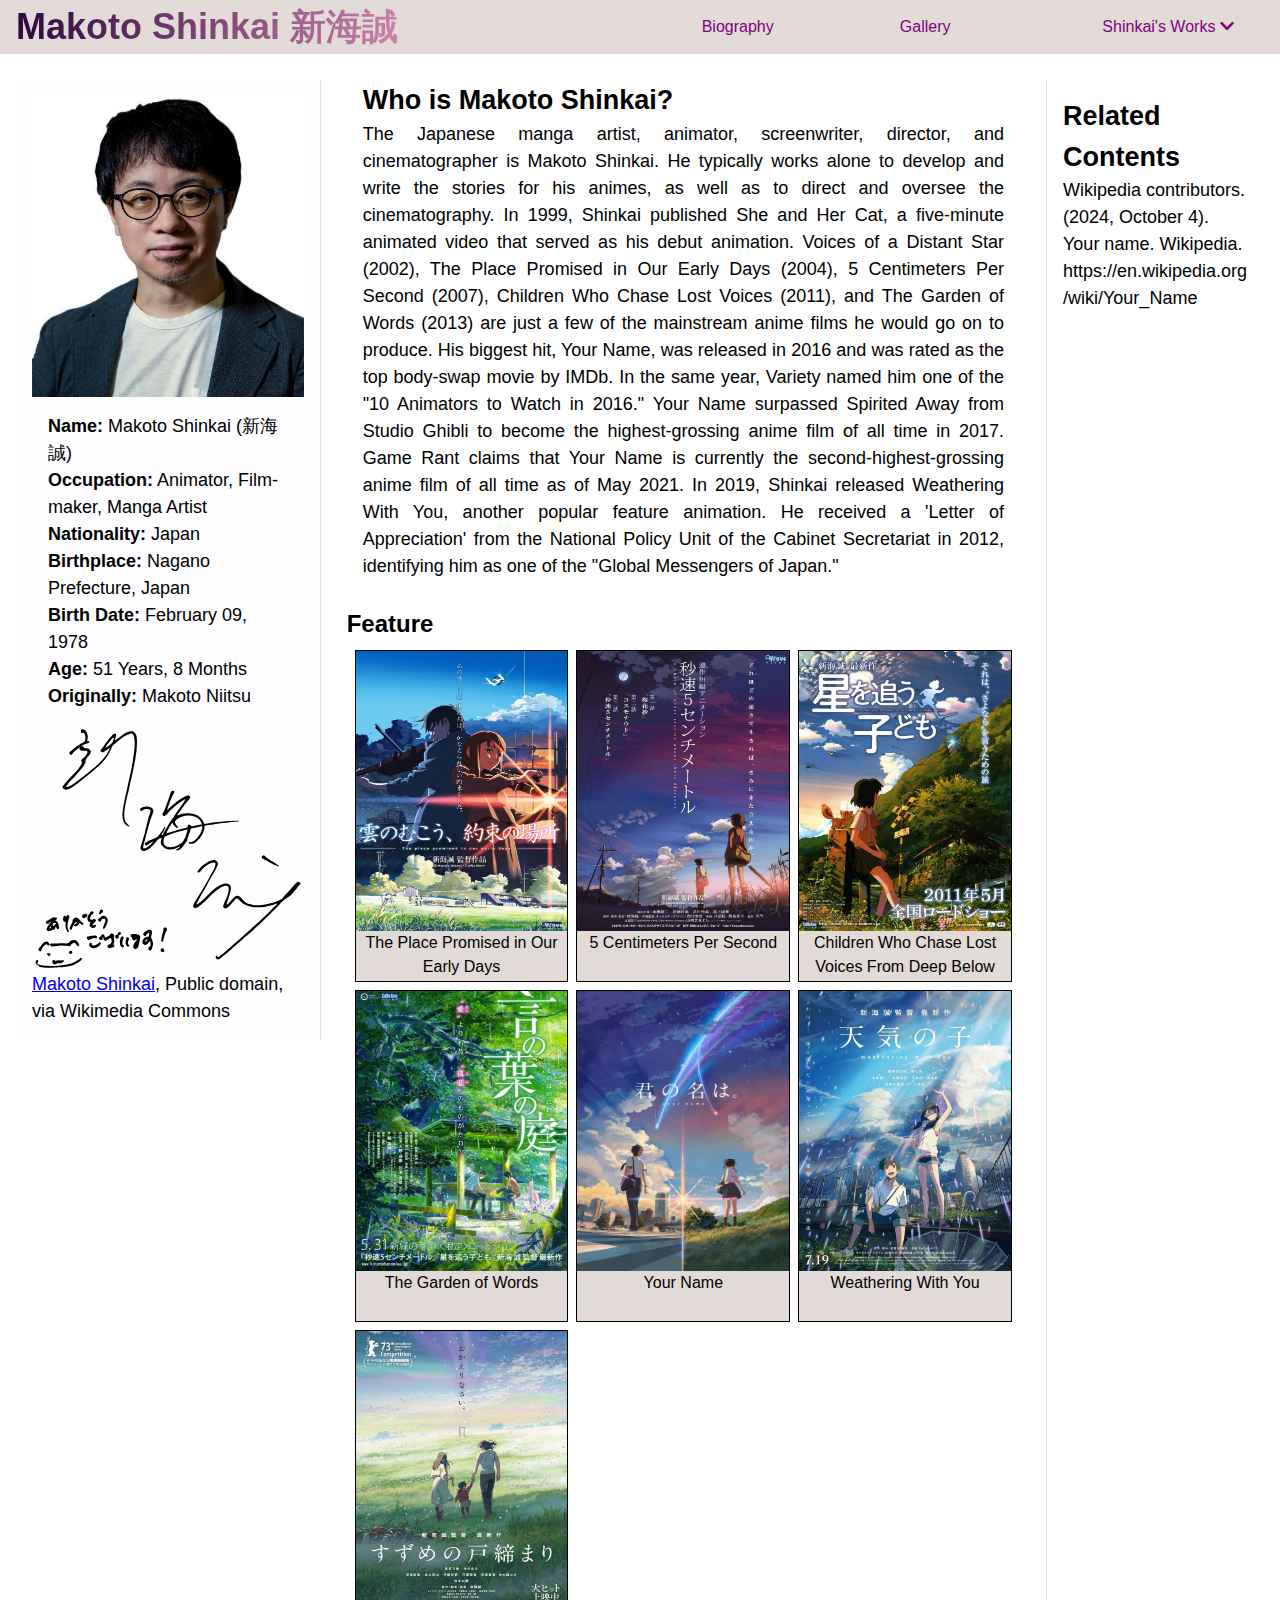
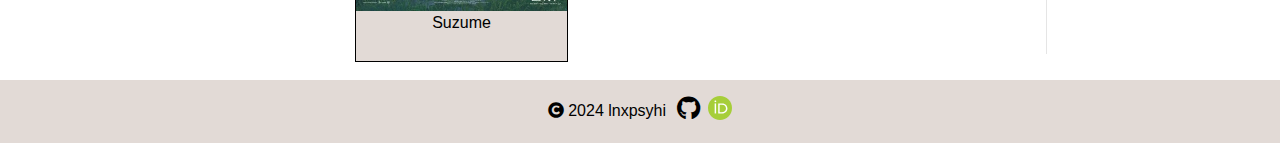
<file: index.html>
<!DOCTYPE html>
<html lang="en">

<head>
  <meta charset="UTF-8" />
  <meta name="viewport" content="width=device-width, initial-scale=1.0" />
  <link rel="icon" type="image/png" sizes="16x16" href="assets/favicons/favicon-16x16.png">
  <meta name="msapplication-TileColor" content="#ffffff">
  <meta name="theme-color" content="#ffffff">
  <title>MS</title>
  <link rel="stylesheet" href="styles/style.css" />
  <link rel="stylesheet" href="assets/icons/css/all.min.css" />
</head>

<body class="dark-theme light-theme">
  <header>
    <span id="title">
      <h2>Makoto Shinkai 新海誠</h2>
    </span>
    <nav>
      <input id="nav-btn" type="checkbox" />
      <label for="nav-btn">
        <div class="toggle" role="button">
          <span class="top-line common"></span>
          <span class="mid-line common"></span>
          <span class="bottom-line common"></span>
        </div>
      </label>
      <ul class="nav-link reset-list">
        <li><a href="pages/Biography.html">Biography</a></li>
        <li><a href="pages/Gallery.html">Gallery</a></li>
        <li>
          <input id="dropdown-btn" type="checkbox" />
          <label for="dropdown-btn">
            Shinkai's Works
          </label>
          <i class="fas fa-chevron-down"></i>
          <div class="dropdown">
            <ul class="dropdown-menu">
              <li><a href="pages/The_Place_Promised_in_Our_Early_Days.html">The Place Promised in Our Early Days</a>
              </li>
              <li><a href="pages/5_Centimeters_Per_Second.html">5 Centimeters Per Second</a></li>
              <li><a href="pages/Children_Who_Chase_Lost_Voices_From_Deep_Below.html">Children Who Chase Lost Voices
                  From Deep Below</a></li>
              <li><a href="pages/The_Garden_of_Words.html">The Garden of Words</a></li>
              <li><a href="pages/Your_Name.html">Your Name</a></li>
              <li><a href="pages/Weathering_With_You.html">Weathering With You</a></li>
              <li><a href="pages/Suzume.html">Suzume</a></li>
            </ul>
          </div>
        </li>
      </ul>
    </nav>

  </header>
  <section id="fact-info">
    <figure>
      <img src="assets/images/makoto-shinkai.jpg" alt="Makoto Shinkai" />
      <figcaption></figcaption>
    </figure>
    <ul>
      <li>
        <strong>Name:</strong>
        <span>Makoto Shinkai (新海誠)</span>
      </li>
      <li>
        <strong>Occupation:</strong>
        <span>Animator, Film-maker, Manga Artist</span>
      </li>
      <li>
        <strong>Nationality:</strong>
        <span>Japan</span>
      </li>
      <li>
        <strong>Birthplace:</strong>
        <span>Nagano Prefecture, Japan</span>
      </li>
      <li>
        <strong>Birth Date:</strong>
        <span>February 09, 1978</span>
      </li>
      <li>
        <strong>Age:</strong>
        <span>51 Years, 8 Months</span>
      </li>
      <li>
        <strong>Originally:</strong>
        <span>Makoto Niitsu</span>
      </li>
    </ul>
    <span class="ms-signature">
      <img src="assets/images/Signature_of_Makoto_Shinkai.svg" alt="" />
      <a href="https://commons.wikimedia.org/wiki/File:Signature_of_Makoto_Shinkai.svg">Makoto Shinkai</a>, Public
      domain, via Wikimedia Commons
    </span>
  </section>
  <main>
    <h2>Who is Makoto Shinkai?</h2>
    <p>
      <span>The Japanese manga artist, animator, screenwriter, director, and cinematographer is Makoto Shinkai. He
        typically
        works alone to develop and write the stories for his animes, as well as to direct and oversee the
        cinematography.


        In 1999, Shinkai published She and Her Cat, a five-minute animated video that served as his debut animation.
        Voices of a Distant Star (2002), The Place Promised in Our Early Days (2004), 5 Centimeters Per Second (2007),
        Children Who Chase Lost Voices (2011), and The Garden of Words (2013) are just a few of the mainstream anime
        films
        he would go on to produce.

        His biggest hit, Your Name, was released in 2016 and was rated as the top body-swap movie by IMDb. In the same
        year, Variety named him one of the "10 Animators to Watch in 2016." Your Name surpassed Spirited Away from
        Studio
        Ghibli to become the highest-grossing anime film of all time in 2017. Game Rant claims that Your Name is
        currently
        the second-highest-grossing anime film of all time as of May 2021. In 2019, Shinkai released Weathering With
        You,
        another popular feature animation.

        He received a 'Letter of Appreciation' from the National Policy Unit of the Cabinet Secretariat in 2012,
        identifying him as one of the "Global Messengers of Japan."
      </span>
    </p>
  </main>
  <aside>
    <h2>Related Contents</h2>
    <p>Wikipedia contributors. (2024, October 4). Your name. Wikipedia. https://en.wikipedia.org/wiki/Your_Name</p>
  </aside>
  <section id="feature">
    <h2 style="color: var(--dark-theme-color);">Feature</h2>
    <ul class="works">
      <li>
        <div class="wrapper">
          <a href="pages/The_Place_Promised_in_Our_Early_Days.html"><img
              src="assets/images/webp/The Place Promised in our early Days.webp" alt=""></a>
        </div>
        <div class="description">
          <p>The Place Promised in Our Early Days</p>
        </div>

      </li>
      <li>
        <div class="wrapper">
          <a href="pages/5_Centimeters_Per_Second.html"><img src="assets/images/webp/5 Centimeters Per Second.webp"
              alt=""></a>
        </div>
        <div class="description">
          <p>5 Centimeters Per Second</p>
        </div>

      </li>
      <li>
        <div class="wrapper">
          <a href="pages/Children_Who_Chase_Lost_Voices_From_Deep_Below.html"><img
              src="assets/images/webp/Children Who Chase Lost Voices From Deep Below.webp" alt=""></a>
        </div>
        <div class="description">
          <p>Children Who Chase Lost Voices From Deep Below</p>
        </div>

      </li>
      <li>
        <div class="wrapper">
          <a href="pages/The_Garden_of_Words.html"><img src="assets/images/webp/The Garden of Words.webp" alt=""></a>
        </div>
        <div class="description">
          <p>The Garden of Words</p>
        </div>

      </li>
      <li>
        <div class="wrapper">
          <a href="pages/Your_Name.html"><img src="assets/images/webp/Kimi-no-Na-wa.-Visual.webp" alt=""></a>
        </div>
        <div class="description">
          <p>Your Name</p>
        </div>

      </li>
      <li>
        <div class="wrapper">
          <a href="pages/Weathering_With_You.html"><img src="assets/images/webp/Weathering With You.webp" alt=""></a>
        </div>
        <div class="description">
          <p>Weathering With You</p>
        </div>
      </li>
      <li>
        <div class="wrapper">
          <a href="pages/Suzume.html"><img src="assets/images/webp/Suzume.webp" alt=""></a>
        </div>
        <div class="description">
          <p>Suzume</p>
        </div>
      </li>
    </ul>
  </section>
  <footer>
    <span>
      <i class="fas fa-copyright"></i>
      2024 lnxpsyhi
    </span>
    <div id="platforms">
      <span>
        <a href="https://github.com/lnxpsyhi" target="_blank"><i class="fab fa-github" style="font-size: 24px;"></i></a>
      </span>
      <span>
        <a href="https://orcid.org/0009-0004-3807-423X" target="_blank">
          <img src="assets/images/ORCID Logomark Vector.svg" alt="ORCID" width="24" height="24"
            style="display: inline-block;" />
        </a>
      </span>
    </div>
  </footer>
</body>

</html>
</file>
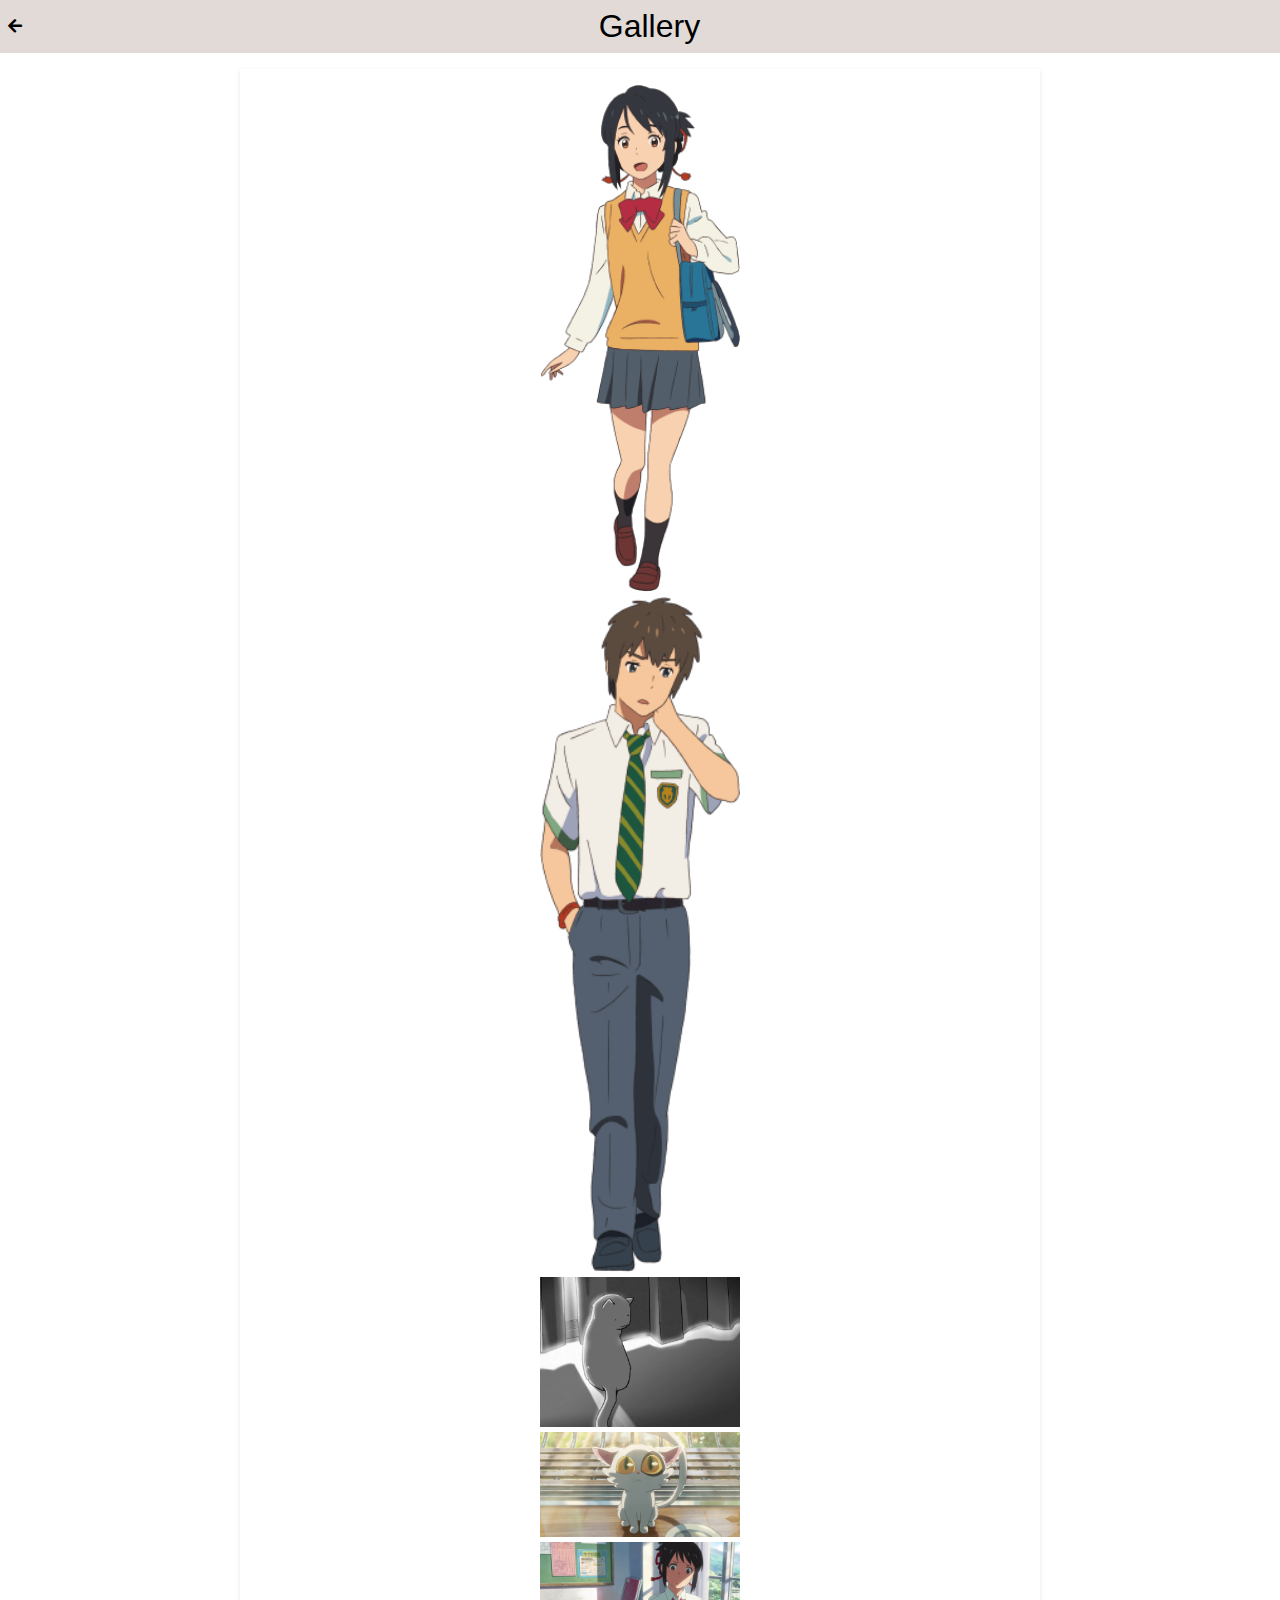
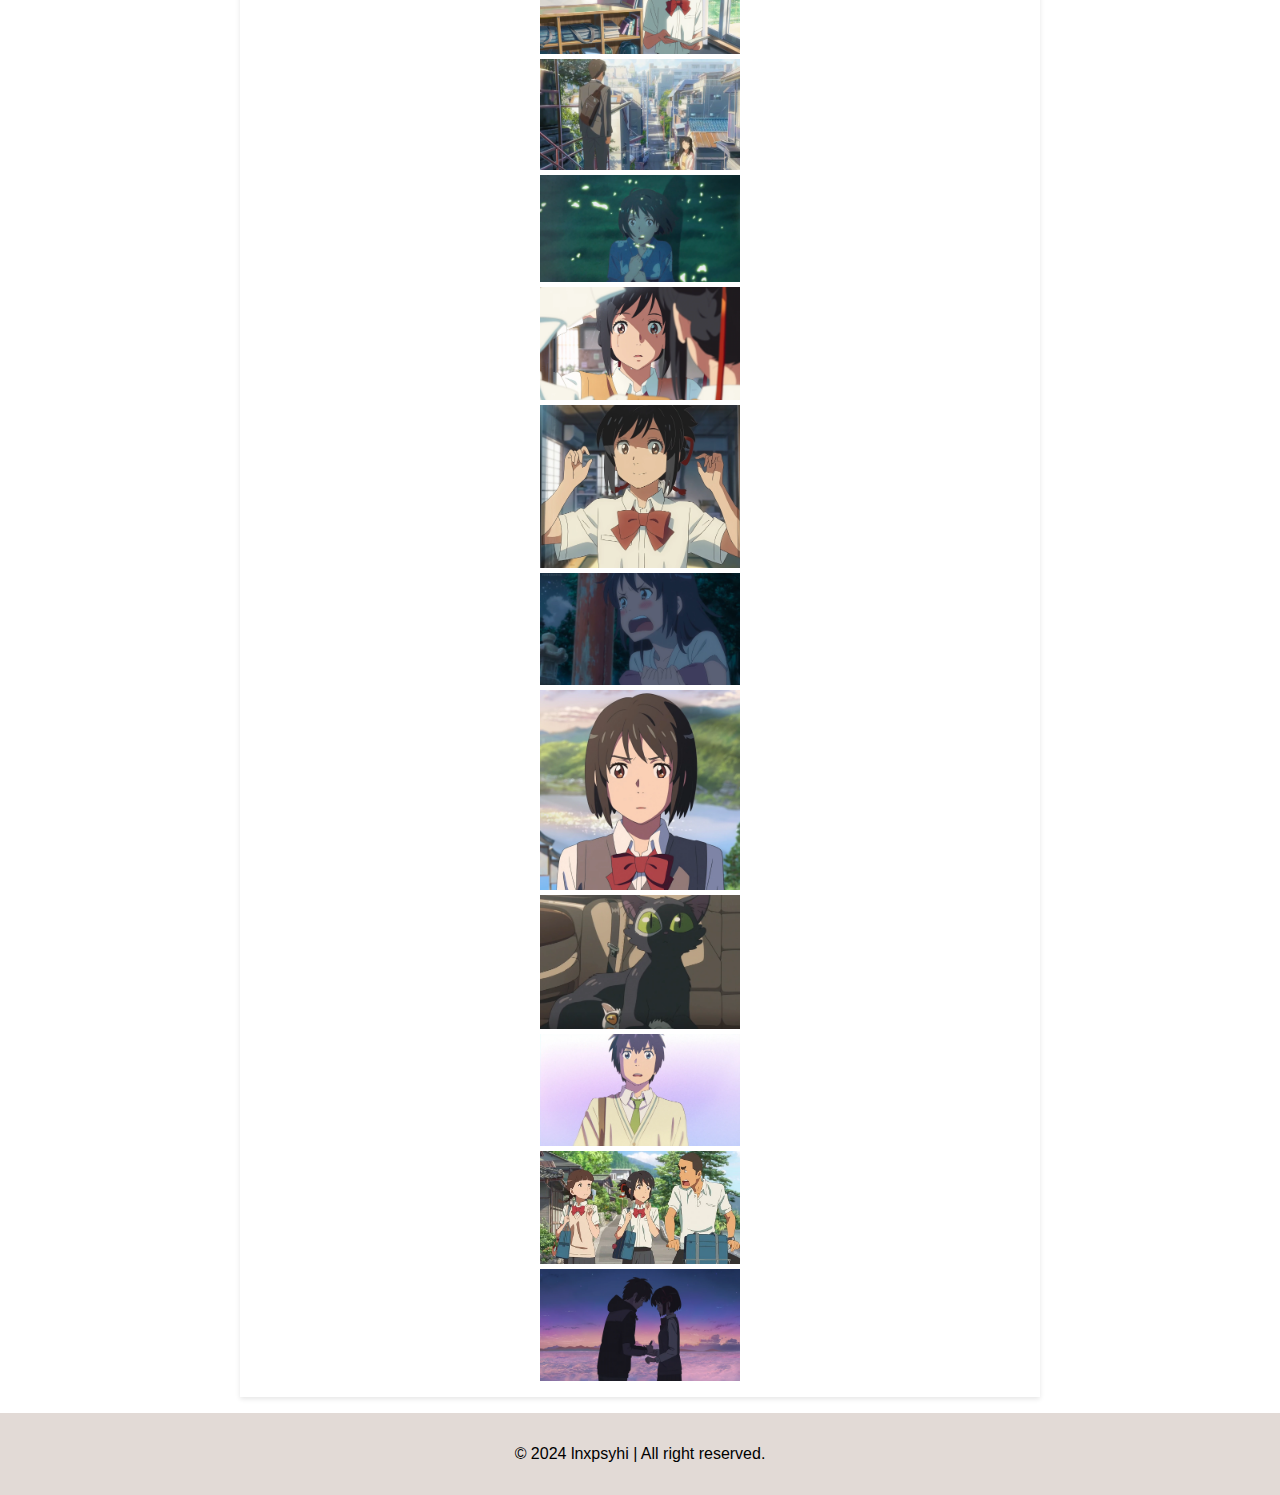
<file: pages/Gallery.html>
<!DOCTYPE html>
<html lang="en">

<head>
    <meta charset="UTF-8" />
    <meta name="viewport" content="width=device-width, initial-scale=1.0" />
    <link rel="icon" type="image/png" sizes="16x16" href="/assets/favicons/favicon-16x16.png" />
    <meta name="msapplication-TileColor" content="#ffffff" />
    <meta name="theme-color" content="#ffffff" />
    <title>MS</title>
    <link rel="stylesheet" href="/assets/icons/css/all.min.css" />
    <link rel="stylesheet" href="/styles/works.css">
    <link rel="stylesheet" href="/styles/gallery.css">
</head>

<body>
    <header>
        <span id="back-btn">
            <a href="/index.html"><i class="fas fa-arrow-left" title="back"></i></a>
        </span>
        <span id="title">Gallery</span>
    </header>
    <main>
        <div class="wrapper">
            <img src="/assets/images/gallery_images/Chara_mitsuha_vsl.webp" alt="">
            <img src="/assets/images/gallery_images/Chara_taki_vsl.webp" alt="">
            <img src="/assets/images/gallery_images/Chobi.webp" alt="">
            <img src="/assets/images/gallery_images/Daijin.webp" alt="">
            <img src="/assets/images/gallery_images/Mitsuha-2013.webp" alt="">
            <img src="/assets/images/gallery_images/Mitsuha_and_Taki_reunites.webp" alt="">
            <img src="/assets/images/gallery_images/Mitsuha_comet.webp" alt="">
            <img src="/assets/images/gallery_images/Mitsuha_crying.webp" alt="">
            <img src="/assets/images/gallery_images/Mitsuha_Miyamizu_13.webp" alt="">
            <img src="/assets/images/gallery_images/Mitsuha_screaming.webp" alt="">
            <img src="/assets/images/gallery_images/Mitsuha_with_short_hair.webp" alt="">
            <img src="/assets/images/gallery_images/Sadaijin.webp" alt="">
            <img src="/assets/images/gallery_images/Taki-2013.webp" alt="">
            <img src="/assets/images/gallery_images/Trio.webp" alt="">
            <img src="/assets/images/gallery_images/Writing.webp" alt="">
        </div>
    </main>
    <footer>
        <p>&copy; 2024 lnxpsyhi | All right reserved.</p>
    </footer>
</body>

</html>
</file>
<file: styles/style.css>
@charset "UTF-8";
@import url(fonts.css);

*,
*::before,
*::after {
    box-sizing: border-box;
}

* {
    margin: 0;
    padding: 0;
}

body {
    line-height: 1.5;
    -webkit-font-smoothing: antialiased;
}

img,
picture,
video,
canvas,
svg {
    display: block;
    max-width: 100%;
}

input,
button,
textarea,
select {
    font: inherit;
}

p,
h1,
h2,
h3,
h4,
h5,
h6 {
    overflow-wrap: break-word;
}

:root {
    --header-bg: #E2DAD6;
    --body-bg: #fff;
    --footer-bg: #E2DAD6;
    --dark-theme-color: #000;
    --nav-anchor-color: purple;
    --anchor-hover-color: #fff;
    --nav-btn-color: purple;
    --nav-btn-bg: #fff;
    --dropdown-menu-bg: purple;
    --dropdown-menu-color: #fff;
}

body {
    display: grid;
    grid-template-areas:
        "nav nav nav"
        "fact fact fact"
        "main main main"
        "feature feature feature"
        "aside aside aside"
        "footer footer footer";
    font-family: 'Segoe UI', Tahoma, Geneva, Verdana, sans-serif;
    background-color: var(--body-bg);
    gap: 10px;
}

header {
    grid-area: nav;
    background-color: var(--header-bg);
    display: grid;
    grid-template-areas: "navigation title";
    grid-template-columns: max-content auto;
    align-items: center;
    position: sticky;
    top: 0;
    z-index: 1;
}

#title {
    font-size: 14px;
    grid-area: title;
    padding: 0 1rem;
    display: flex;
    justify-content: center;
    align-items: center;
}

#title>h2 {
    background: linear-gradient(to right, #2E073F, #CB80AB);
    background-clip: text;
    color: transparent;
}

nav {
    position: relative;
    grid-area: navigation;
}

.toggle {
    position: relative;
    height: 30px;
    width: 30px;
    z-index: 2;
    cursor: pointer;
    border-radius: 2px;
    margin: 1.5rem;
}

.toggle .common {
    position: absolute;
    height: 2px;
    width: 20px;
    background-color: var(--nav-btn-color);
    transition: .2s ease;
}

.toggle .top-line {
    top: 30%;
    left: 50%;
    transform: translate(-50%, -50%);
}

.toggle .mid-line {
    top: 50%;
    left: 50%;
    transform: translate(-50%, -50%);
}

.toggle .bottom-line {
    top: 70%;
    left: 50%;
    transform: translate(-50%, -50%);
}

#nav-btn:checked+label>.toggle>.top-line {
    left: 2px;
    top: 14px;
    width: 25px;
    transform: rotate(45deg);
}

#nav-btn {
    display: none;
}

#nav-btn:checked+label>.toggle>.mid-line {
    opacity: 0;
    transform: translateX(20px)
}

#nav-btn:checked+label>.toggle>.bottom-line {
    left: 2px;
    top: 14px;
    width: 25px;
    transform: rotate(-45deg);
}

.nav-link {
    display: flex;
    flex-direction: column;
    list-style-type: none;
    justify-content: flex-start;
    align-items: flex-start;
    text-align: center;
    position: fixed;
    height: 100%;
    width: 100%;
    left: -100%;
    gap: 1rem;
    background: rgba(255, 255, 255, .1);
    -webkit-backdrop-filter: blur(2px);
    backdrop-filter: blur(2px);
    transition: all .2s ease-in-out;
    opacity: 0;
    z-index: 1;
    padding: 0;
}

#nav-btn:checked~.nav-link {
    left: 0;
    opacity: 1;
}

.nav-link li {
    width: 100%;
}

.nav-link>li>a {
    text-wrap: nowrap;
}

.nav-link a:hover {
    color: yellow;
}

#dropdown-btn {
    appearance: none;
}

#dropdown-btn~i.fas.fa-chevron-down {
    transition: transform .1s linear;
}

#dropdown-btn:checked~i.fas.fa-chevron-down {
    transform: translateY(2px);
}

#dropdown-btn+label, label+.fa-chevron-down {
    color: var(--nav-btn-color);
}

#dropdown-btn:checked~.dropdown {
    display: block;
}

.dropdown {
    display: none;
}

.dropdown-menu {
    display: flex;
    flex-direction: column;
    background-color: var(--dropdown-menu-bg);
    list-style-type: none;
}

.dropdown-menu>li>a {
    color: var(--dropdown-menu-color);

}

.nav-link>li>a {
    color: var(--nav-anchor-color);
}

.nav-link a {
    text-decoration: none;
}

header>span.theme>input {
    appearance: none;
}

@media (prefers-color-scheme: dark) {
    .dark-theme {
        --header-bg: #000;
        --body-bg: #2E073F;
        --footer-bg: #000;
        --dark-theme-color: #fff;
        --nav-anchor-color: #fff;
        --anchor-hover-color: yellow;
        --nav-btn-color: #fff;
        --nav-btn-bg: #CB80AB;
        --dropdown-menu-bg: #fff;
        --dropdown-menu-color: purple;
    }
}

#fact-info {
    grid-area: fact;
    display: flex;
    flex-direction: column;
    align-items: center;
    margin: 1rem;
    background: rgba(245, 239, 255, .1);
    color: var(--dark-theme-color);
    border: 1px solid rgba(0, 0, 0, .1);
    padding: 1rem;
    border-radius: 5px;
    max-height: fit-content;
}

#fact-info figure>figcaption {
    text-align: center;
}

#fact-info img {
    width: 100%;
    max-width: 300px;
}

#fact-info ul {
    padding: 1rem;
    list-style-type: none;
    border-top: 1px solid rgba(0, 0, 0, .1);
}

#fact-info>.ms-signature>img {
    width: 100%;
}

main {
    grid-area: main;
    padding: 1rem;
    color: var(--dark-theme-color);
}

main p {
    text-align: justify;
}

#feature {
    grid-area: feature;
}

.works {
    display: grid;
    grid-template-columns: repeat(1, 1fr);
    gap: 1rem;
    list-style-type: none;
    padding: .5rem;
}

.works li {
    display: flex;
    flex-direction: column;
    border: 1px solid;
}

.works li>.wrapper {
    overflow: hidden;
}

.works li>.description {
    background-color: var(--header-bg);
    min-height: 50px;
}

.description p {
    text-align: center;
    color: var(--dark-theme-color);
}

@media (prefers-reduced-motion: no-preference) {
    #feature>.works img {
        width: 100%;
        transition: transform .1s linear;
    }

    #feature>.works li:hover img {
        transform: scale(1.2);
    }
}

aside {
    grid-area: aside;
    padding: 1rem;
    color: var(--dark-theme-color);
}

footer {
    grid-area: footer;
    background-color: var(--footer-bg);
    padding: 1rem;
    display: flex;
    gap: .7rem;
    justify-content: center;
    align-items: center;
    color: var(--dark-theme-color);
}

footer a {
    text-decoration: none;
    color: inherit;
}

#platforms {
    display: flex;
    column-gap: .5rem;
}

@media only screen and (width >=768px) {

    body {
        display: grid;
        grid-template-areas:
            "nav nav nav"
            "fact main aside"
            "fact feature aside"
            "footer footer footer";
        grid-template-columns: 1fr 2fr 250px;
        height: 100vh;
    }

    header {
        grid-template-areas: "title navigation";
        grid-template-columns: auto auto;
    }

    .nav-link {
        display: flex;
        flex-direction: row;
        justify-content: space-around;
        align-items: flex-start;
        list-style-type: none;
        justify-content: unset;
        align-items: unset;
        text-align: unset;
        position: unset;
        height: unset;
        width: unset;
        left: unset;
        background: unset;
        -webkit-backdrop-filter: unset;
        backdrop-filter: unset;
        transition: all .2s ease-in-out;
        opacity: unset;
        padding: 0;
    }

    #title {
        justify-content: flex-start;
        font-size: 18px;
    }

    #nav-btn+label {
        display: none;
    }

    .dropdown-menu {
        display: flex;
        flex-direction: column;
        list-style-type: none;
        background: var(--dropdown-menu-bg);
        box-shadow: 0 2px 5px rgba(0, 0, 0, .1);
        position: absolute;
        padding: .5rem;
        z-index: 2;

    }

    #fact-info {
        border-top: none;
        border-left: none;
        border-bottom: none;
        font-size: 18px;
        border-radius: unset;
    }

    #fact-info ul {
        border-top: none;
    }

    main {
        font-size: 18px;
    }

    aside {
        margin: 1rem;
        border-left: 1px solid rgba(0, 0, 0, .1);
        font-size: 18px;
    }

    #feature>.works {
        display: grid;
        grid-template-columns: repeat(auto-fill, minmax(200px, 1fr));
        gap: .5rem;
    }

    #feature>.works img {
        max-height: 280px;
    }

}

@media only screen and (width >=992px) {
    #title {
        font-size: 24px;
    }
}
</file>
<file: styles/works.css>
* {
    box-sizing: border-box;
}

body {
    display: grid;
    grid-template-areas: 
    "header"
    "main"
    "footer";
    grid-template-rows: max-content auto min-content;
    height: 100vh;
    padding: 0;
    margin: 0;
    font-family: 'Segoe UI', Tahoma, Geneva, Verdana, sans-serif;
}

header {
    grid-area: header;
    display: grid;
    grid-template-columns: max-content auto;
    grid-template-areas: 
    "back title";
    align-items: center;
    background-color: #E2DAD6;
    padding: .5rem;
    gap: 5px;
    position: sticky;
    top: 0;
    z-index: 1;
}

#back-btn {
    grid-area: back;
}

#back-btn>a {
    text-decoration: none;
    color: #000;
    transition: color .1s linear;
}

#back-btn>a>i {
    transition: transform .1s linear;
}

#back-btn>a:hover {
    color: purple;
}

#back-btn>a:hover>i {
    transform: translateX(-2px);
}

#title {
    grid-area: title;
    font-size: 14px;
    display: flex;
    justify-content: center;
}

main {
    grid-area: main;
    display: flex;
    flex-direction: column;
    justify-content: center;
    align-items: center;
    width: 100%;
    max-width: 800px;
    margin: 1rem auto;
    padding: 1rem;
    background-color: #fff;
    box-shadow: 0 2px 5px rgba(0, 0, 0, .1);
}

.card {
    display: flex;
    flex-direction: column;
    align-items: center;
    gap: 10px;
}

.card img {
    width: 100%;
    max-width: 200px;
    padding: .5rem;
    filter: grayscale(55%);
    transition: filter .5s ease;
    box-shadow: 0 2px 5px rgba(0, 0, 0, .1);
    transform: rotate(5deg);
}

.card img:hover {
    filter: grayscale(0);
}

.description {
    display: flex;
    flex-direction: column;
    margin: .5rem;
}

footer {
    grid-area: footer;
    display: flex;
    flex-direction: column;
    align-items: center;
    justify-content: center;
    background-color: #E2DAD6;
    padding: 1rem;
    gap: 10px;
}

.pagination {
    display: flex;
    gap: 5px;
}

.pagination a {
    color: inherit;
    text-decoration: none;
    background-color: #fff;
    padding: .25rem;
}
.pagination a:hover {
    background-color: rgba(0, 0, 0, .2);
}

@media only screen and (width >= 576px) {
    #title {
        font-size: 32px;
    }

    .card {
        flex-direction: row;
        align-items: flex-start;
    }
}
</file>
<file: styles/gallery.css>
.wrapper {
    display: grid;
    grid-template-columns: repeat(auto-fill, minmax(200px, 1fr));
    gap: 5px;
}

.wrapper img {
    width: 100%;
    max-width: 200px;
}
</file>
